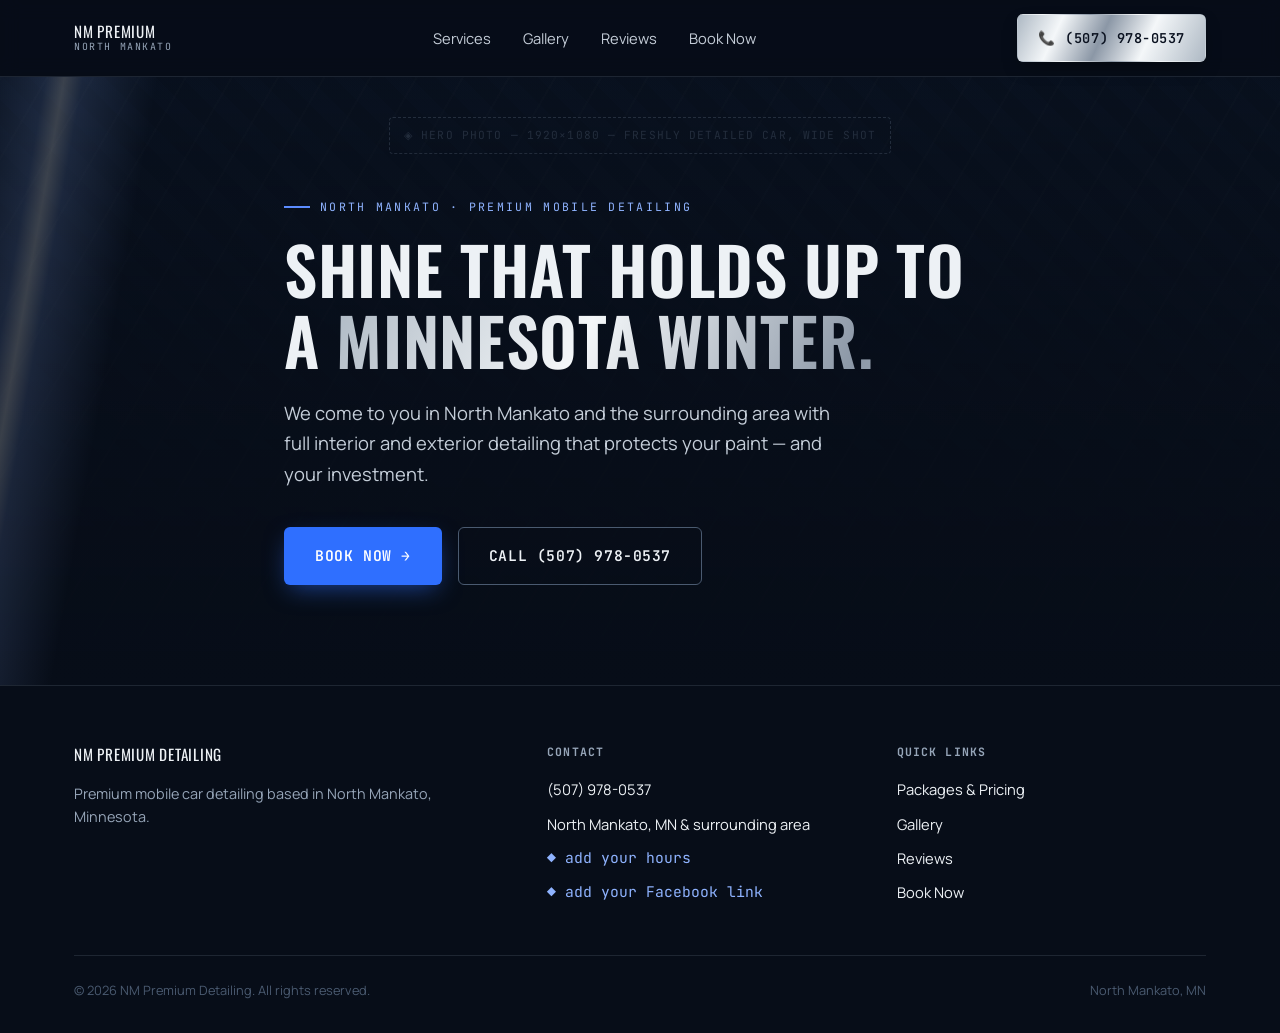
<file: index.html>
<!DOCTYPE html>
<html lang="en">
<head>
  <meta charset="UTF-8">
  <meta name="viewport" content="width=device-width, initial-scale=1.0">
  <title>NM Premium Detailing | Home</title>
  <meta name="description" content="Premium mobile car detailing in North Mankato, MN. Interior, exterior, and full detail packages built to protect your paint — and your investment.">
  <link rel="icon" type="image/x-icon" href="/favicon.ico">
  <link rel="preconnect" href="https://fonts.googleapis.com">
  <link rel="preconnect" href="https://fonts.gstatic.com" crossorigin>
  <link href="https://fonts.googleapis.com/css2?family=Oswald:wght@500;600;700&family=Manrope:wght@400;500;600;700;800&family=JetBrains+Mono:wght@400;500;600&display=swap" rel="stylesheet">
  <link rel="stylesheet" href="/assets/css/styles.css">
</head>
<body>
  <header>
    <div class="nav">
      <a href="/index.html" class="brand" aria-label="NM Premium Detailing home">
        <span class="brand-name">NM Premium<span>North Mankato</span></span>
      </a>
      <nav class="nav-links" aria-label="Primary">
        <a href="/packages.html">Services</a>
        <a href="/gallery.html">Gallery</a>
        <a href="/process.html">Reviews</a>
        <a href="/packages.html#book">Book Now</a>
      </nav>
      <div class="nav-cta">
        <a class="btn btn-chrome" href="tel:5079780537">📞 <span class="full">(507) 978-0537</span></a>
      </div>
    </div>
  </header>

  <main id="top">
    <!-- HERO -->
    <section class="hero">
      <div class="hero-photo-slot" aria-hidden="true">
        <span class="slot-label">◈ Hero photo — 1920×1080 — freshly detailed car, wide shot</span>
      </div>
      <div class="container hero-inner">
        <div class="eyebrow">North Mankato · Premium Mobile Detailing</div>
        <h1>Shine That Holds Up To A <span class="chrome-text">Minnesota Winter.</span></h1>
        <p class="hero-sub">We come to you in North Mankato and the surrounding area with full interior and exterior detailing that protects your paint — and your investment.</p>
        <div class="hero-actions">
          <a href="/packages.html#book" class="btn btn-primary">Book Now →</a>
          <a href="tel:5079780537" class="btn btn-outline">Call (507) 978-0537</a>
        </div>
      </div>
    </section>

  </main>

  <div id="siteFooter"></div>

  <script src="/assets/js/main.js" defer></script>
</body>
</html>
</file>
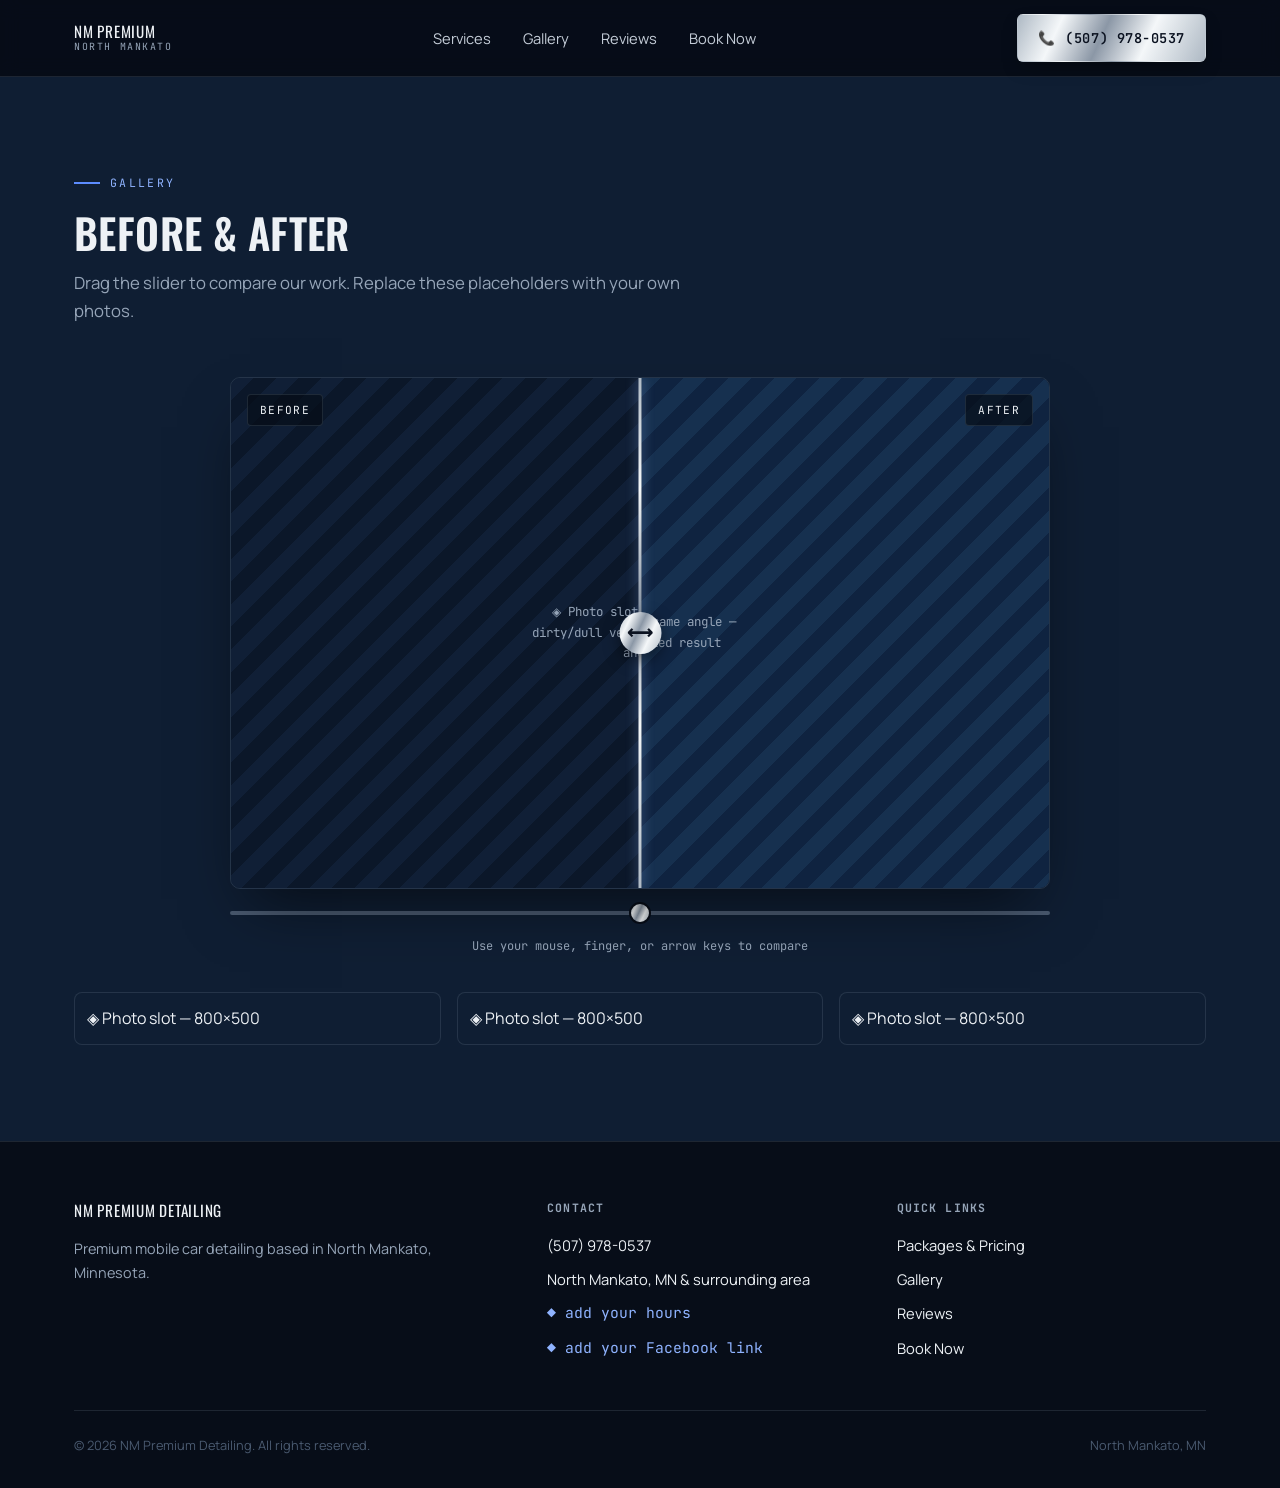
<file: gallery.html>
<!DOCTYPE html>
<html lang="en">
<head>
  <meta charset="UTF-8">
  <meta name="viewport" content="width=device-width, initial-scale=1.0">
  <title>NM Premium Detailing | Gallery</title>
  <meta name="description" content="Gallery and before/after photos">
  <link rel="preconnect" href="https://fonts.googleapis.com">
  <link rel="preconnect" href="https://fonts.gstatic.com" crossorigin>
  <link href="https://fonts.googleapis.com/css2?family=Oswald:wght@500;600;700&family=Manrope:wght@400;500;600;700;800&family=JetBrains+Mono:wght@400;500;600&display=swap" rel="stylesheet">
  <link rel="stylesheet" href="/assets/css/styles.css">
</head>
<body>
  <header>
    <div class="nav">
      <a href="/index.html" class="brand" aria-label="NM Premium Detailing home">
        <span class="brand-name">NM Premium<span>North Mankato</span></span>
      </a>
      <nav class="nav-links" aria-label="Primary">
        <a href="/packages.html">Services</a>
        <a href="/gallery.html">Gallery</a>
        <a href="/process.html">Reviews</a>
        <a href="/packages.html#book">Book Now</a>
      </nav>
      <div class="nav-cta">
        <a class="btn btn-chrome" href="tel:5079780537">📞 <span class="full">(507) 978-0537</span></a>
      </div>
    </div>
  </header>

  <main>
    <section class="ba-wrap">
      <div class="container">
        <div class="section-head">
          <div class="eyebrow">Gallery</div>
          <h2>Before &amp; After</h2>
          <p>Drag the slider to compare our work. Replace these placeholders with your own photos.</p>
        </div>
        <div class="ba-slider">
          <div class="ba-frame">
            <div class="ba-img ba-before">
              <span class="ba-tag">BEFORE</span>
              <span class="ba-caption">◈ Photo slot — 1200×750 — dirty/dull vehicle, straight-on angle</span>
            </div>
            <div class="ba-img ba-after" id="baAfter">
              <span class="ba-tag">AFTER</span>
              <span class="ba-caption">◈ Photo slot — same angle — freshly detailed result</span>
            </div>
            <div class="ba-handle" id="baHandle" tabindex="0" aria-hidden="true"></div>
          </div>
          <input type="range" min="0" max="100" value="50" class="ba-range" id="baRange" aria-label="Drag to compare before and after photos">
          <p class="ba-hint">Use your mouse, finger, or arrow keys to compare</p>
        </div>

        <div style="margin-top:36px;display:grid;grid-template-columns:repeat(3,1fr);gap:16px;">
          <div style="background:var(--bg-panel);padding:12px;border-radius:8px;border:1px solid var(--border);">◈ Photo slot — 800×500</div>
          <div style="background:var(--bg-panel);padding:12px;border-radius:8px;border:1px solid var(--border);">◈ Photo slot — 800×500</div>
          <div style="background:var(--bg-panel);padding:12px;border-radius:8px;border:1px solid var(--border);">◈ Photo slot — 800×500</div>
        </div>
      </div>
    </section>
  </main>

  <div id="siteFooter"></div>
  <script src="/assets/js/main.js" defer></script>
</body>
</html>
</file>
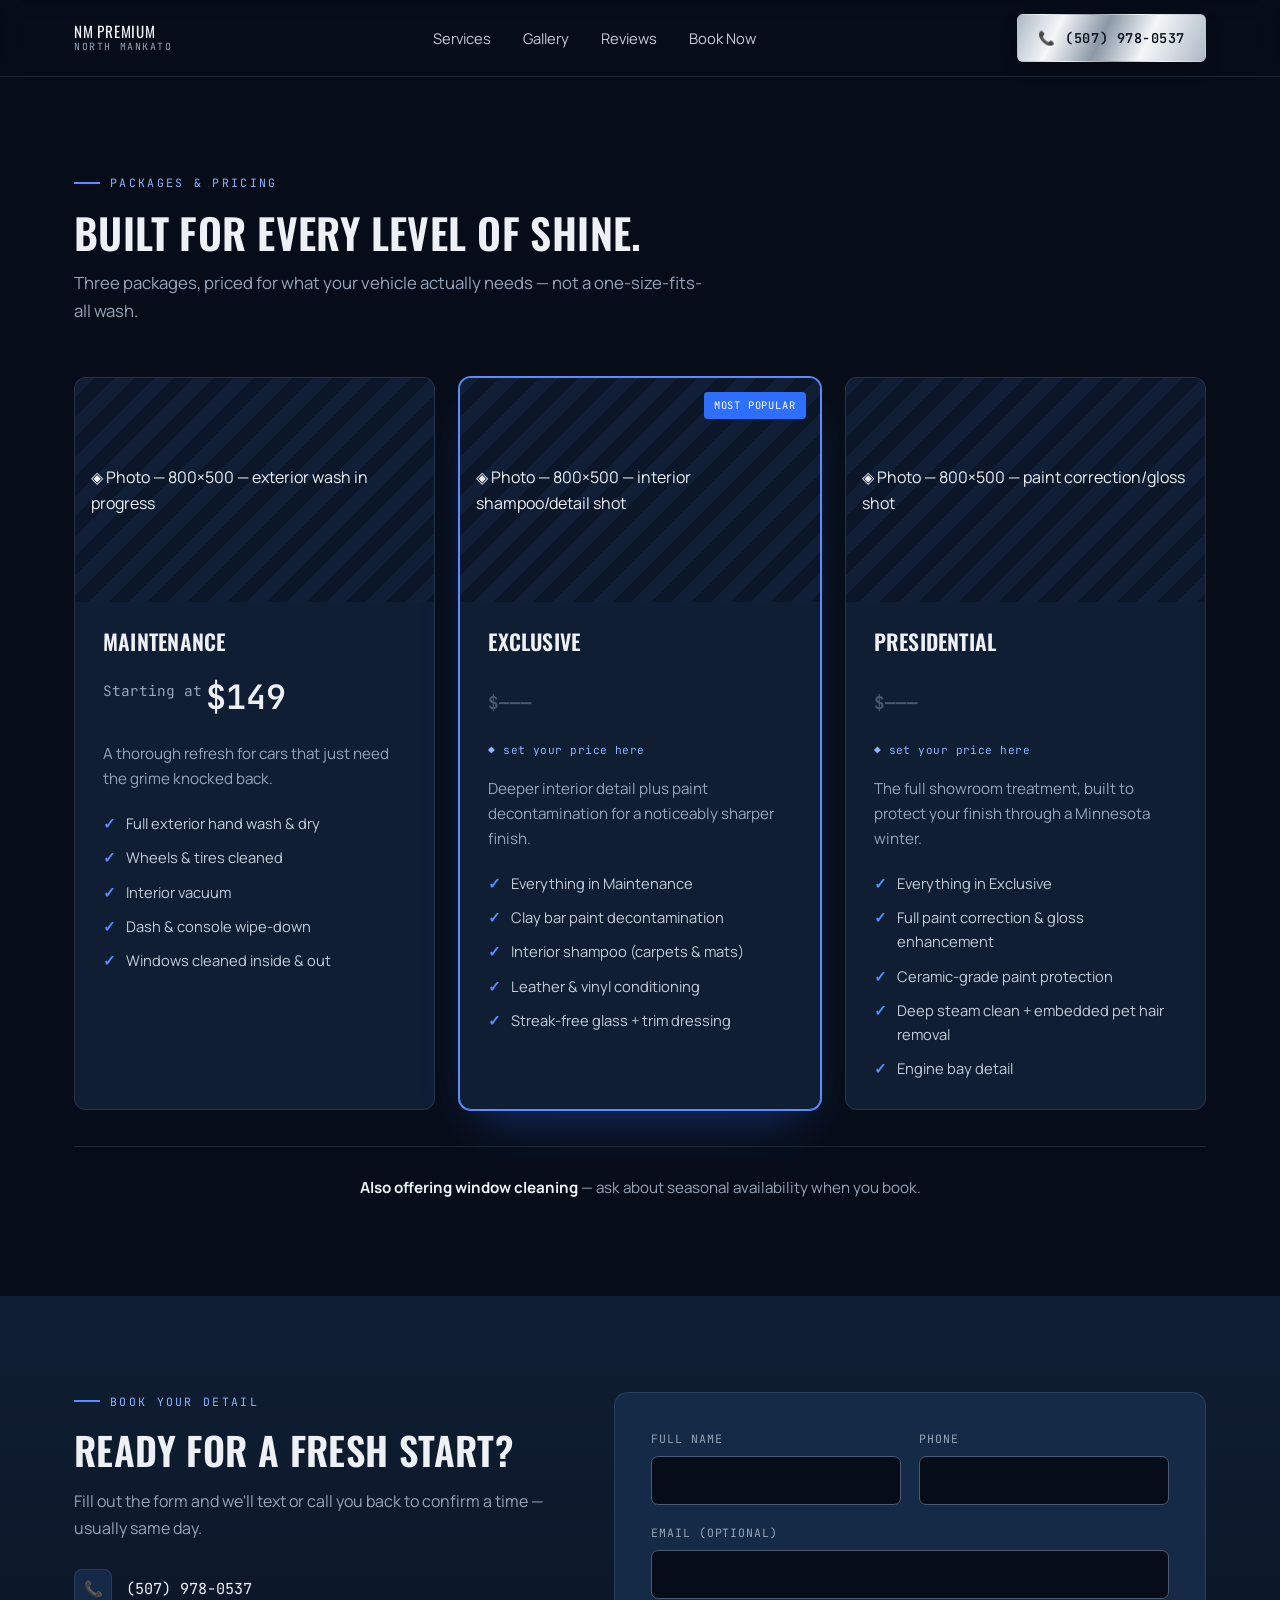
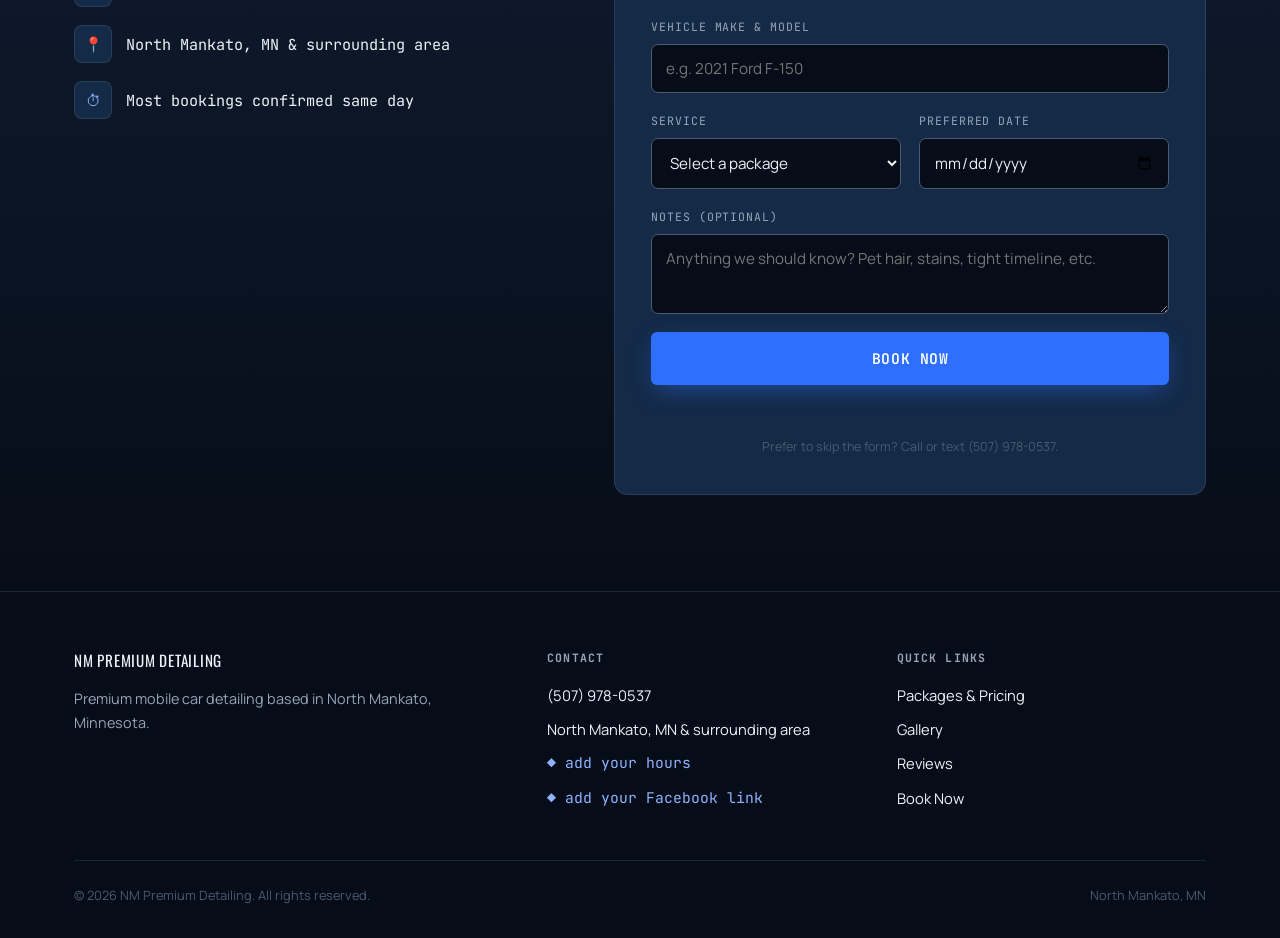
<file: packages.html>
<!DOCTYPE html>
<html lang="en">
<head>
  <meta charset="UTF-8">
  <meta name="viewport" content="width=device-width, initial-scale=1.0">
  <title>NM Premium Detailing | Packages & Booking</title>
  <meta name="description" content="Packages and booking for NM Premium Detailing">
  <link rel="preconnect" href="https://fonts.googleapis.com">
  <link rel="preconnect" href="https://fonts.gstatic.com" crossorigin>
  <link href="https://fonts.googleapis.com/css2?family=Oswald:wght@500;600;700&family=Manrope:wght@400;500;600;700;800&family=JetBrains+Mono:wght@400;500;600&display=swap" rel="stylesheet">
  <link rel="stylesheet" href="/assets/css/styles.css">
</head>
<body>
  <header>
    <div class="nav">
      <a href="/index.html" class="brand" aria-label="NM Premium Detailing home">
        <span class="brand-name">NM Premium<span>North Mankato</span></span>
      </a>
      <nav class="nav-links" aria-label="Primary">
        <a href="/packages.html">Services</a>
        <a href="/gallery.html">Gallery</a>
        <a href="/process.html">Reviews</a>
        <a href="/packages.html#book">Book Now</a>
      </nav>
      <div class="nav-cta">
        <a class="btn btn-chrome" href="tel:5079780537">📞 <span class="full">(507) 978-0537</span></a>
      </div>
    </div>
  </header>

  <main>
    <!-- PACKAGES -->
    <section id="services">
      <div class="container">
        <div class="section-head">
          <div class="eyebrow">Packages &amp; Pricing</div>
          <h2>Built For Every Level Of Shine.</h2>
          <p>Three packages, priced for what your vehicle actually needs — not a one-size-fits-all wash.</p>
        </div>
        <div class="tiers">

          <div class="tier">
            <div class="tier-photo"><span class="slot-label">◈ Photo — 800×500 — exterior wash in progress</span></div>
            <div class="tier-body">
              <h3 class="tier-name">Maintenance</h3>
              <div class="tier-price"><sup>Starting at</sup>$149</div>
              <p class="tier-desc">A thorough refresh for cars that just need the grime knocked back.</p>
              <ul class="tier-list">
                <li>Full exterior hand wash &amp; dry</li>
                <li>Wheels &amp; tires cleaned</li>
                <li>Interior vacuum</li>
                <li>Dash &amp; console wipe-down</li>
                <li>Windows cleaned inside &amp; out</li>
              </ul>
            </div>
          </div>

          <div class="tier tier-featured">
            <div class="tier-photo">
              <span class="tier-badge">Most Popular</span>
              <span class="slot-label">◈ Photo — 800×500 — interior shampoo/detail shot</span>
            </div>
            <div class="tier-body">
              <h3 class="tier-name">Exclusive</h3>
              <div class="tier-price"><span class="set-price">$———</span></div>
              <div class="price-note">◆ set your price here</div>
              <p class="tier-desc">Deeper interior detail plus paint decontamination for a noticeably sharper finish.</p>
              <ul class="tier-list">
                <li>Everything in Maintenance</li>
                <li>Clay bar paint decontamination</li>
                <li>Interior shampoo (carpets &amp; mats)</li>
                <li>Leather &amp; vinyl conditioning</li>
                <li>Streak-free glass + trim dressing</li>
              </ul>
            </div>
          </div>

          <div class="tier">
            <div class="tier-photo"><span class="slot-label">◈ Photo — 800×500 — paint correction/gloss shot</span></div>
            <div class="tier-body">
              <h3 class="tier-name">Presidential</h3>
              <div class="tier-price"><span class="set-price">$———</span></div>
              <div class="price-note">◆ set your price here</div>
              <p class="tier-desc">The full showroom treatment, built to protect your finish through a Minnesota winter.</p>
              <ul class="tier-list">
                <li>Everything in Exclusive</li>
                <li>Full paint correction &amp; gloss enhancement</li>
                <li>Ceramic-grade paint protection</li>
                <li>Deep steam clean + embedded pet hair removal</li>
                <li>Engine bay detail</li>
              </ul>
            </div>
          </div>

        </div>
        <p class="addon-note"><strong>Also offering window cleaning</strong> — ask about seasonal availability when you book.</p>
      </div>
    </section>

    <!-- BOOKING FORM -->
    <section class="book-wrap" id="book">
      <div class="container">
        <div class="book-grid">
          <div class="book-info">
            <div class="eyebrow">Book Your Detail</div>
            <h2>Ready For A Fresh Start?</h2>
            <p>Fill out the form and we'll text or call you back to confirm a time — usually same day.</p>
            <div class="book-info-row"><span class="ic">📞</span> <a href="tel:5079780537">(507) 978-0537</a></div>
            <div class="book-info-row"><span class="ic">📍</span> North Mankato, MN &amp; surrounding area</div>
            <div class="book-info-row"><span class="ic">⏱</span> Most bookings confirmed same day</div>
          </div>

          <form class="book-form" id="bookForm">
            <div class="form-row">
              <div class="field">
                <label for="fName">Full Name</label>
                <input id="fName" name="name" type="text" required autocomplete="name">
              </div>
              <div class="field">
                <label for="fPhone">Phone</label>
                <input id="fPhone" name="phone" type="tel" required autocomplete="tel">
              </div>
            </div>
            <div class="field">
              <label for="fEmail">Email (optional)</label>
              <input id="fEmail" name="email" type="email" autocomplete="email">
            </div>
            <div class="field">
              <label for="fVehicle">Vehicle Make &amp; Model</label>
              <input id="fVehicle" name="vehicle" type="text" placeholder="e.g. 2021 Ford F-150" required>
            </div>
            <div class="form-row">
              <div class="field">
                <label for="fService">Service</label>
                <select id="fService" name="service" required>
                  <option value="">Select a package</option>
                  <option>Maintenance</option>
                  <option>Exclusive</option>
                  <option>Presidential</option>
                  <option>Window Cleaning</option>
                  <option>Not sure yet</option>
                </select>
              </div>
              <div class="field">
                <label for="fDate">Preferred Date</label>
                <input id="fDate" name="date" type="date">
              </div>
            </div>
            <div class="field">
              <label for="fNotes">Notes (optional)</label>
              <textarea id="fNotes" name="notes" placeholder="Anything we should know? Pet hair, stains, tight timeline, etc."></textarea>
            </div>
            <button type="submit" class="btn btn-primary btn-block">Book Now</button>
            <p class="form-status" id="formStatus"></p>
            <p class="form-note">Prefer to skip the form? Call or text (507) 978-0537.</p>
          </form>
        </div>
      </div>
    </section>
  </main>

  <div id="siteFooter"></div>
  <script src="/assets/js/main.js" defer></script>
</body>
</html>
</file>
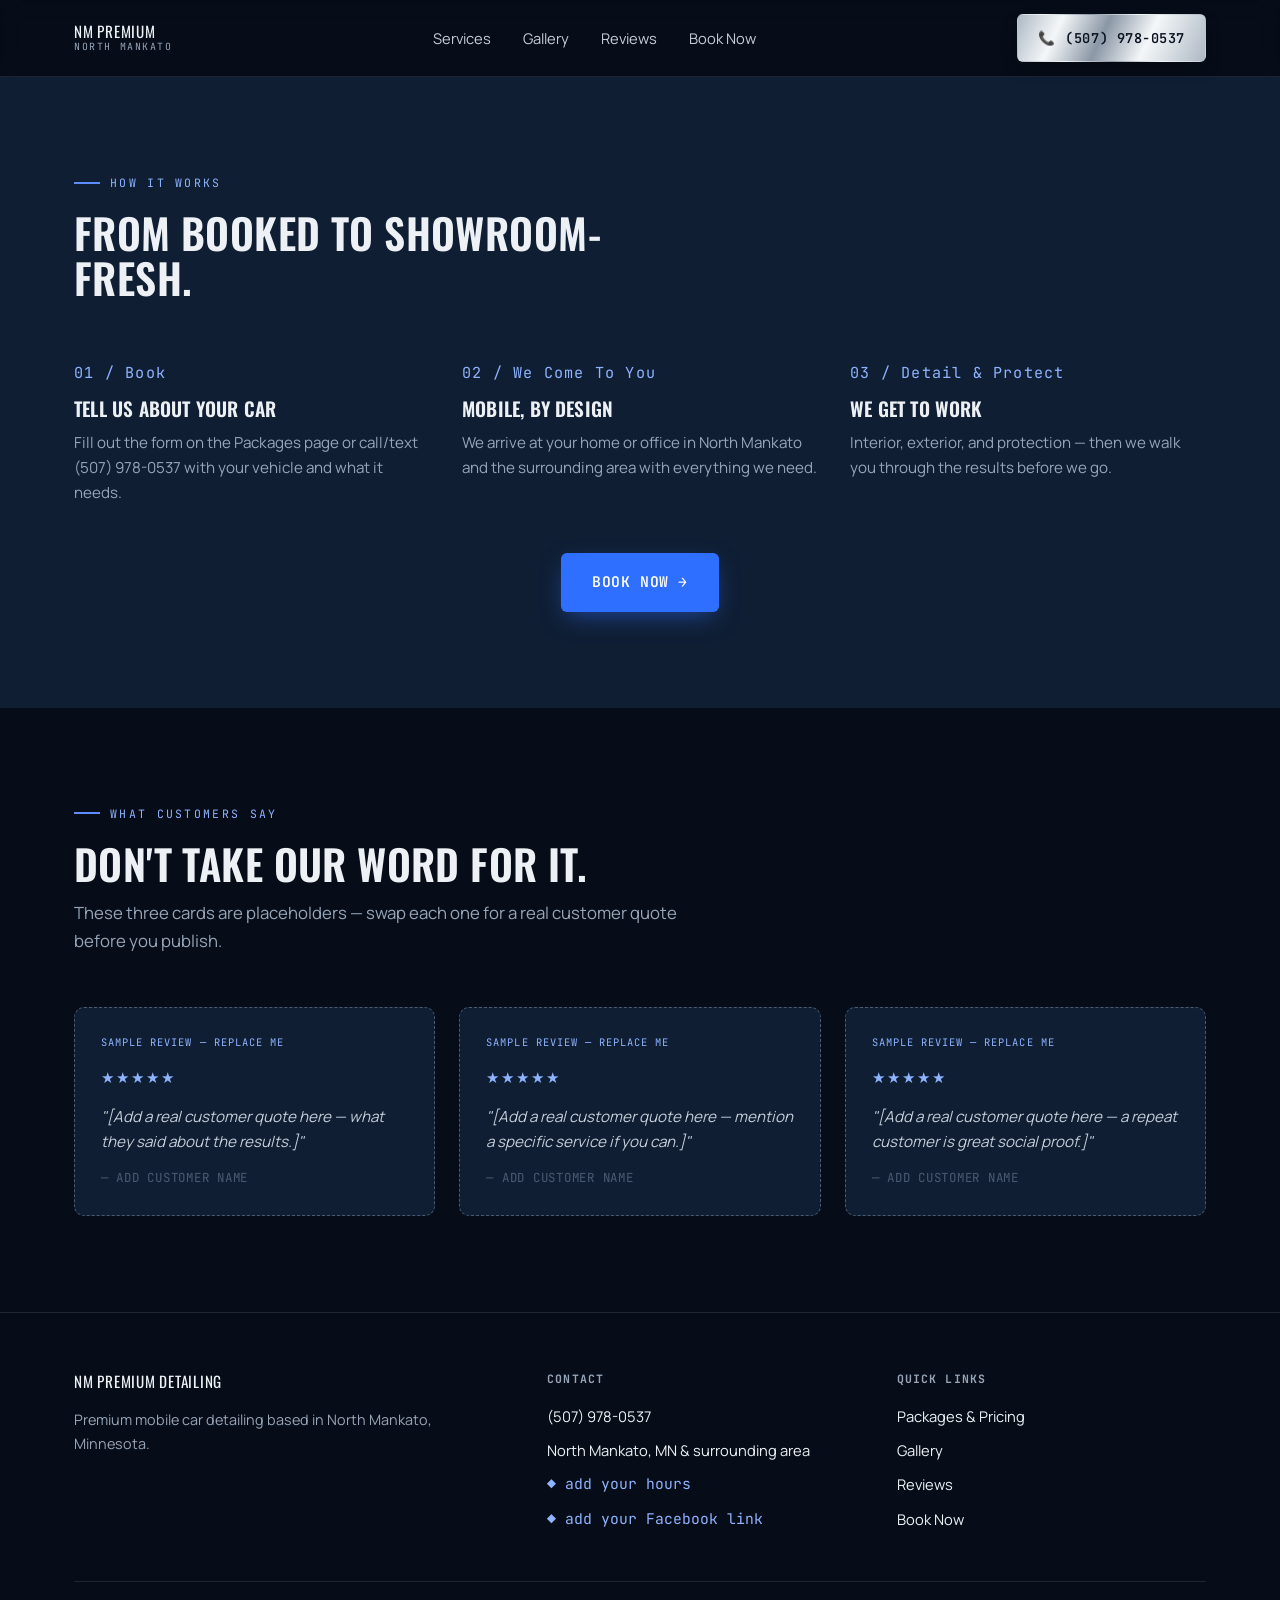
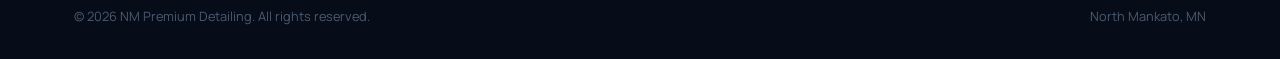
<file: process.html>
<!DOCTYPE html>
<html lang="en">
<head>
  <meta charset="UTF-8">
  <meta name="viewport" content="width=device-width, initial-scale=1.0">
  <title>NM Premium Detailing | How it Works</title>
  <meta name="description" content="How our mobile detailing works and customer testimonials">
  <link rel="preconnect" href="https://fonts.googleapis.com">
  <link rel="preconnect" href="https://fonts.gstatic.com" crossorigin>
  <link href="https://fonts.googleapis.com/css2?family=Oswald:wght@500;600;700&family=Manrope:wght@400;500;600;700;800&family=JetBrains+Mono:wght@400;500;600&display=swap" rel="stylesheet">
  <link rel="stylesheet" href="/assets/css/styles.css">
</head>
<body>
  <header>
    <div class="nav">
      <a href="/index.html" class="brand" aria-label="NM Premium Detailing home">
        <span class="brand-name">NM Premium<span>North Mankato</span></span>
      </a>
      <nav class="nav-links" aria-label="Primary">
        <a href="/packages.html">Services</a>
        <a href="/gallery.html">Gallery</a>
        <a href="/process.html">Reviews</a>
        <a href="/packages.html#book">Book Now</a>
      </nav>
      <div class="nav-cta">
        <a class="btn btn-chrome" href="tel:5079780537">📞 <span class="full">(507) 978-0537</span></a>
      </div>
    </div>
  </header>

  <main>
    <!-- PROCESS -->
    <section class="process-wrap">
      <div class="container">
        <div class="section-head">
          <div class="eyebrow">How It Works</div>
          <h2>From Booked To Showroom-Fresh.</h2>
        </div>
        <div class="process-grid">
          <div class="process-step">
            <span class="process-num">01 / Book</span>
            <h3>Tell Us About Your Car</h3>
            <p>Fill out the form on the Packages page or call/text (507) 978-0537 with your vehicle and what it needs.</p>
          </div>
          <div class="process-step">
            <span class="process-num">02 / We Come To You</span>
            <h3>Mobile, By Design</h3>
            <p>We arrive at your home or office in North Mankato and the surrounding area with everything we need.</p>
          </div>
          <div class="process-step">
            <span class="process-num">03 / Detail &amp; Protect</span>
            <h3>We Get To Work</h3>
            <p>Interior, exterior, and protection — then we walk you through the results before we go.</p>
          </div>
        </div>
        <div style="text-align:center;margin-top:48px;">
          <a href="/packages.html#book" class="btn btn-primary">Book Now →</a>
        </div>
      </div>
    </section>

    <!-- TESTIMONIALS -->
    <section id="reviews">
      <div class="container">
        <div class="section-head">
          <div class="eyebrow">What Customers Say</div>
          <h2>Don't Take Our Word For It.</h2>
          <p>These three cards are placeholders — swap each one for a real customer quote before you publish.</p>
        </div>
        <div class="testi-grid">
          <div class="testi-card">
            <span class="testi-flag">Sample review — replace me</span>
            <div class="testi-stars">★★★★★</div>
            <p class="testi-quote">"[Add a real customer quote here — what they said about the results.]"</p>
            <div class="testi-name">— Add Customer Name</div>
          </div>
          <div class="testi-card">
            <span class="testi-flag">Sample review — replace me</span>
            <div class="testi-stars">★★★★★</div>
            <p class="testi-quote">"[Add a real customer quote here — mention a specific service if you can.]"</p>
            <div class="testi-name">— Add Customer Name</div>
          </div>
          <div class="testi-card">
            <span class="testi-flag">Sample review — replace me</span>
            <div class="testi-stars">★★★★★</div>
            <p class="testi-quote">"[Add a real customer quote here — a repeat customer is great social proof.]"</p>
            <div class="testi-name">— Add Customer Name</div>
          </div>
        </div>
      </div>
    </section>
  </main>

  <div id="siteFooter"></div>
  <script src="/assets/js/main.js" defer></script>
</body>
</html>
</file>
<file: assets/css/styles.css>
/* Extracted styles from original index.html */
:root{
  --bg-deep:#070D18;
  --bg-panel:#0F1E33;
  --bg-panel-2:#142A47;
  --chrome-100:#EDF1F5;
  --chrome-300:#C4CDD8;
  --chrome-400:#96A5B8;
  --chrome-600:#4A5A70;
  --blue-500:#2F6FFF;
  --blue-400:#5C8CFF;
  --blue-300:#8FB3FF;
  --border:rgba(150,165,184,0.16);
  --chrome-grad:linear-gradient(115deg,#AEB9C4 0%,#F4F7F9 22%,#8B97A6 45%,#F4F7F9 68%,#AEB9C4 100%);
  --font-display:'Oswald',sans-serif;
  --font-body:'Manrope',sans-serif;
  --font-mono:'JetBrains Mono',monospace;
}
*{margin:0;padding:0;box-sizing:border-box;}
html{scroll-behavior:smooth;}
body{
  background:var(--bg-deep);
  color:var(--chrome-100);
  font-family:var(--font-body);
  line-height:1.65;
  -webkit-font-smoothing:antialiased;
  overflow-x:hidden;
}
img{max-width:100%;display:block;}
a{color:inherit;text-decoration:none;}
ul{list-style:none;}
.container{max-width:1180px;margin:0 auto;padding:0 24px;}
section{padding:96px 0;position:relative;}
@media (max-width:720px){ section{padding:64px 0;} }

h1,h2,h3{font-family:var(--font-display);text-transform:uppercase;font-weight:600;line-height:1.08;letter-spacing:0.01em;}
.eyebrow{
  font-family:var(--font-mono);font-size:0.72rem;letter-spacing:0.2em;text-transform:uppercase;
  color:var(--blue-300);display:flex;align-items:center;gap:10px;margin-bottom:18px;
}
.eyebrow::before{content:'';width:26px;height:2px;background:var(--blue-400);flex-shrink:0;}
.section-head{max-width:640px;margin-bottom:52px;}
.section-head h2{font-size:clamp(1.7rem,3.6vw,2.6rem);margin-bottom:14px;}
.section-head p{color:var(--chrome-400);font-size:1.05rem;}
.chrome-text{
  background:var(--chrome-grad);background-size:220% 100%;-webkit-background-clip:text;background-clip:text;color:transparent;
  animation:chromeShift 7s ease-in-out infinite;
}
@keyframes chromeShift{0%,100%{background-position:0% 50%;}50%{background-position:100% 50%;}}

:focus-visible{outline:2px solid var(--blue-400);outline-offset:3px;}

/* ---------- BUTTONS ---------- */
.btn{
  font-family:var(--font-mono);font-size:0.92rem;font-weight:600;letter-spacing:0.04em;text-transform:uppercase;
  padding:16px 30px;border-radius:6px;border:1px solid transparent;cursor:pointer;display:inline-flex;align-items:center;gap:10px;
  position:relative;overflow:hidden;transition:transform .18s ease,box-shadow .18s ease;white-space:nowrap;
}
.btn::after{
  content:'';position:absolute;top:0;left:-120%;width:60%;height:100%;
  background:linear-gradient(115deg,transparent,rgba(255,255,255,0.35),transparent);
  transform:skewX(-20deg);transition:left .55s ease;
}
.btn:hover::after{left:130%;}
.btn-primary{background:var(--blue-500);color:#fff;box-shadow:0 8px 24px -6px rgba(47,111,255,0.55);}
.btn-primary:hover{transform:translateY(-2px);box-shadow:0 12px 28px -6px rgba(47,111,255,0.7);}
.btn-chrome{background:var(--chrome-grad);color:#0B1220;box-shadow:0 8px 20px -8px rgba(0,0,0,0.5);}
.btn-chrome:hover{transform:translateY(-2px);}
.btn-outline{background:transparent;color:var(--chrome-100);border-color:var(--chrome-600);}
.btn-outline:hover{border-color:var(--blue-400);color:var(--blue-300);}
.btn-block{width:100%;justify-content:center;}

/* ---------- HEADER ---------- */
header{
  position:sticky;top:0;z-index:100;background:rgba(7,13,24,0.88);backdrop-filter:blur(10px);
  border-bottom:1px solid var(--border);
}
.nav{display:flex;align-items:center;justify-content:space-between;padding:14px 24px;max-width:1180px;margin:0 auto;gap:20px;}
.brand{display:flex;align-items:center;gap:12px;}
.brand img{height:42px;width:auto;}
.brand-name{font-family:var(--font-display);font-size:0.95rem;letter-spacing:0.05em;text-transform:uppercase;line-height:1.1;}
.brand-name span{display:block;font-family:var(--font-mono);font-size:0.62rem;color:var(--chrome-400);letter-spacing:0.16em;text-transform:uppercase;margin-top:2px;}
.nav-links{display:flex;gap:32px;font-size:0.92rem;color:var(--chrome-300);}
.nav-links a:hover{color:var(--blue-300);}
.nav-cta{display:flex;align-items:center;}
.nav-cta .btn{padding:12px 20px;font-size:0.85rem;}
@media (max-width:800px){ .nav-links{display:none;} }
@media (max-width:480px){ .brand-name{display:none;} .nav-cta .btn span.full{display:none;} }

/* ---------- HERO ---------- */
.hero{
  padding:120px 0 100px;position:relative;
  background:
    linear-gradient(180deg,rgba(7,13,24,0.55) 0%,rgba(7,13,24,0.92) 75%,var(--bg-deep) 100%),
    repeating-linear-gradient(120deg,rgba(255,255,255,0.02) 0 2px,transparent 2px 40px);
  overflow:hidden;
}
.hero-photo-slot{
  position:absolute;inset:0;z-index:-1;
  background:
    linear-gradient(180deg,rgba(7,13,24,0.35),rgba(7,13,24,0.95)),
    repeating-linear-gradient(45deg,#0B1729 0 18px,#0D1B30 18px 36px);
  display:flex;align-items:flex-start;justify-content:center;padding-top:40px;
}
.hero-photo-slot .slot-label{
  font-family:var(--font-mono);font-size:0.7rem;letter-spacing:0.1em;color:var(--chrome-600);
  border:1px dashed var(--chrome-600);padding:8px 14px;border-radius:4px;text-transform:uppercase;
}
.hero::before{
  content:'';position:absolute;top:-20%;left:-30%;width:60%;height:160%;
  background:linear-gradient(100deg,transparent 40%,rgba(143,179,255,0.14) 48%,rgba(237,241,245,0.22) 50%,rgba(143,179,255,0.14) 52%,transparent 60%);
  animation:sweep 8s ease-in-out infinite;pointer-events:none;
}
@keyframes sweep{0%{transform:translateX(-20%) rotate(8deg);}50%{transform:translateX(160%) rotate(8deg);}100%{transform:translateX(-20%) rotate(8deg);}}
@media (prefers-reduced-motion:reduce){ .hero::before,.chrome-text{animation:none;} }
.hero-inner{max-width:760px;}
.hero h1{font-size:clamp(2.3rem,5.6vw,4.1rem);margin-bottom:22px;}
.hero-sub{font-size:1.15rem;color:var(--chrome-300);max-width:560px;margin-bottom:38px;}
.hero-sub strong{color:var(--chrome-100);font-family:var(--font-mono);font-weight:600;}
.hero-actions{display:flex;gap:16px;flex-wrap:wrap;}

/* ---------- BEFORE/AFTER ---------- */
.ba-wrap{background:var(--bg-panel);}
.ba-slider{max-width:820px;margin:0 auto;}
.ba-frame{
  position:relative;aspect-ratio:16/10;border-radius:10px;overflow:hidden;border:1px solid var(--border);
  box-shadow:0 30px 60px -20px rgba(0,0,0,0.6);
}
.ba-img{position:absolute;inset:0;display:flex;align-items:center;justify-content:center;text-align:center;padding:20px;}
.ba-before{background:repeating-linear-gradient(135deg,#101F36 0 16px,#0B1729 16px 32px);}
.ba-after{background:repeating-linear-gradient(135deg,#16304F 0 16px,#0F2340 16px 32px);}
.ba-tag{
  position:absolute;top:16px;font-family:var(--font-mono);font-size:0.7rem;letter-spacing:0.12em;
  background:rgba(7,13,24,0.7);border:1px solid var(--border);padding:6px 12px;border-radius:4px;
}
.ba-before .ba-tag{left:16px;}
.ba-after .ba-tag{right:16px;}
.ba-caption{font-family:var(--font-mono);font-size:0.78rem;color:var(--chrome-400);max-width:220px;}
.ba-after{clip-path:inset(0 0 0 50%);} 
.ba-handle{
  position:absolute;top:0;bottom:0;left:50%;width:3px;background:var(--chrome-grad);
  transform:translateX(-50%);pointer-events:none;box-shadow:0 0 12px rgba(143,179,255,0.6);
}
.ba-handle::after{
  content:'⟷';position:absolute;top:50%;left:50%;transform:translate(-50%,-50%);
  width:42px;height:42px;background:var(--chrome-grad);color:#0B1220;border-radius:50%;
  display:flex;align-items:center;justify-content:center;font-size:1.1rem;font-weight:700;
  box-shadow:0 6px 16px rgba(0,0,0,0.5);
}
.ba-range{
  width:100%;margin-top:22px;-webkit-appearance:none;appearance:none;height:4px;border-radius:4px;
  background:var(--chrome-600);outline:none;cursor:ew-resize;
}
.ba-range::-webkit-slider-thumb{-webkit-appearance:none;width:22px;height:22px;border-radius:50%;background:var(--chrome-grad);border:2px solid var(--bg-deep);cursor:ew-resize;}
.ba-range::-moz-range-thumb{width:22px;height:22px;border-radius:50%;background:var(--chrome-300);border:2px solid var(--bg-deep);cursor:ew-resize;}
.ba-hint{text-align:center;font-family:var(--font-mono);font-size:0.75rem;color:var(--chrome-400);margin-top:14px;}

/* ---------- PRICING ---------- */
.tiers{display:grid;grid-template-columns:repeat(3,1fr);gap:24px;}
@media (max-width:900px){ .tiers{grid-template-columns:1fr;max-width:440px;margin:0 auto;} }
.tier{
  background:var(--bg-panel);border:1px solid var(--border);border-radius:12px;overflow:hidden;
  display:flex;flex-direction:column;transition:transform .2s ease,border-color .2s ease;
}
.tier:hover{transform:translateY(-4px);border-color:var(--chrome-600);}
.tier-featured{border-color:var(--blue-400);box-shadow:0 0 0 1px var(--blue-400),0 24px 48px -20px rgba(47,111,255,0.4);}
.tier-photo{
  aspect-ratio:16/10;background:repeating-linear-gradient(135deg,#101F36 0 14px,#0B1729 14px 28px);
  display:flex;align-items:center;justify-content:center;padding:16px;position:relative;
}
.tier-badge{
  position:absolute;top:14px;right:14px;background:var(--blue-500);color:#fff;font-family:var(--font-mono);
  font-size:0.65rem;letter-spacing:0.08em;padding:5px 10px;border-radius:4px;text-transform:uppercase;
}
.tier-body{padding:28px;display:flex;flex-direction:column;flex:1;gap:16px;}
.tier-name{font-size:1.35rem;}
.tier-price{font-family:var(--font-mono);font-size:2.1rem;font-weight:600;color:var(--chrome-100);}
.tier-price sup{font-size:0.9rem;color:var(--chrome-400);font-weight:400;margin-right:4px;}
.tier-price .set-price{font-size:1.1rem;color:var(--chrome-600);}
.price-note{font-family:var(--font-mono);font-size:0.7rem;color:var(--blue-300);letter-spacing:0.04em;}
.tier-desc{color:var(--chrome-400);font-size:0.95rem;}
.tier-list{display:flex;flex-direction:column;gap:10px;margin-top:4px;flex:1;}
.tier-list li{font-size:0.92rem;color:var(--chrome-300);display:flex;gap:10px;align-items:flex-start;}
.tier-list li::before{content:'✓';color:var(--blue-400);font-weight:700;flex-shrink:0;}
.addon-note{
  margin-top:36px;text-align:center;color:var(--chrome-400);font-size:0.95rem;
  border-top:1px solid var(--border);padding-top:28px;
}
.addon-note strong{color:var(--chrome-100);}

/* ---------- PROCESS ---------- */
.process-wrap{background:var(--bg-panel);}
.process-grid{display:grid;grid-template-columns:repeat(3,1fr);gap:32px;}
@media (max-width:800px){ .process-grid{grid-template-columns:1fr;} }
.process-step{position:relative;padding-top:8px;}
.process-num{font-family:var(--font-mono);font-size:0.95rem;color:var(--blue-300);letter-spacing:0.08em;margin-bottom:14px;display:block;}
.process-step h3{font-size:1.2rem;margin-bottom:10px;}
.process-step p{color:var(--chrome-400);font-size:0.95rem;}

/* ---------- TESTIMONIALS ---------- */
.testi-grid{display:grid;grid-template-columns:repeat(3,1fr);gap:24px;}
@media (max-width:900px){ .testi-grid{grid-template-columns:1fr;max-width:440px;margin:0 auto;} }
.testi-card{
  background:var(--bg-panel);border:1px dashed var(--chrome-600);border-radius:10px;padding:26px;
  display:flex;flex-direction:column;gap:14px;
}
.testi-stars{color:var(--blue-300);letter-spacing:2px;font-size:0.95rem;}
.testi-quote{color:var(--chrome-300);font-size:0.95rem;font-style:italic;}
.testi-name{font-family:var(--font-mono);font-size:0.78rem;color:var(--chrome-600);text-transform:uppercase;letter-spacing:0.06em;}
.testi-flag{font-family:var(--font-mono);font-size:0.65rem;color:var(--blue-300);letter-spacing:0.1em;text-transform:uppercase;}

/* ---------- BOOKING FORM ---------- */
.book-wrap{background:linear-gradient(180deg,var(--bg-panel) 0%,var(--bg-deep) 100%);} 
.book-grid{display:grid;grid-template-columns:0.9fr 1.1fr;gap:56px;align-items:start;}
@media (max-width:860px){ .book-grid{grid-template-columns:1fr;} }
.book-info h2{font-size:clamp(1.7rem,3.6vw,2.4rem);margin-bottom:18px;}
.book-info p{color:var(--chrome-400);margin-bottom:28px;}
.book-info-row{display:flex;align-items:center;gap:14px;margin-bottom:18px;font-family:var(--font-mono);font-size:0.95rem;}
.book-info-row .ic{
  width:38px;height:38px;border-radius:8px;background:var(--bg-panel-2);border:1px solid var(--border);
  display:flex;align-items:center;justify-content:center;flex-shrink:0;color:var(--blue-300);
}
form.book-form{
  background:var(--bg-panel-2);border:1px solid var(--border);border-radius:14px;padding:36px;
  display:flex;flex-direction:column;gap:18px;
}
.form-row{display:grid;grid-template-columns:1fr 1fr;gap:18px;}
@media (max-width:520px){ .form-row{grid-template-columns:1fr;} }
.field{display:flex;flex-direction:column;gap:8px;}
.field label{font-family:var(--font-mono);font-size:0.72rem;letter-spacing:0.08em;text-transform:uppercase;color:var(--chrome-400);} 
.field input,.field select,.field textarea{
  background:var(--bg-deep);border:1px solid var(--chrome-600);border-radius:7px;padding:13px 14px;
  color:var(--chrome-100);font-family:var(--font-body);font-size:0.95rem;
}
.field input:focus,.field select:focus,.field textarea:focus{border-color:var(--blue-400);} 
.field textarea{resize:vertical;min-height:80px;}
.form-note{font-size:0.78rem;color:var(--chrome-600);text-align:center;}
.form-status{font-family:var(--font-mono);font-size:0.85rem;text-align:center;min-height:1.2em;}
.form-status.ok{color:#7CD9A0;} 
.form-status.err{color:#FF8A8A;}

/* ---------- FOOTER ---------- */
footer{border-top:1px solid var(--border);padding:56px 0 32px;background:var(--bg-deep);} 
.foot-grid{display:grid;grid-template-columns:1.4fr 1fr 1fr;gap:40px;margin-bottom:40px;} 
@media (max-width:720px){ .foot-grid{grid-template-columns:1fr;gap:32px;} }
.foot-brand{display:flex;align-items:center;gap:12px;margin-bottom:14px;} 
.foot-brand img{height:38px;} 
.foot-brand span{font-family:var(--font-display);text-transform:uppercase;font-size:0.95rem;letter-spacing:0.05em;} 
footer p{color:var(--chrome-400);font-size:0.9rem;} 
footer h4{font-family:var(--font-mono);font-size:0.72rem;letter-spacing:0.1em;text-transform:uppercase;color:var(--chrome-400);margin-bottom:16px;} 
footer .foot-links li{margin-bottom:10px;font-size:0.92rem;} 
footer .foot-links a:hover{color:var(--blue-300);} 
.foot-todo{color:var(--blue-300);font-family:var(--font-mono);font-size:0.8rem;} 
.foot-bottom{border-top:1px solid var(--border);padding-top:24px;font-size:0.8rem;color:var(--chrome-600);display:flex;justify-content:space-between;flex-wrap:wrap;gap:10px;}
</file>
